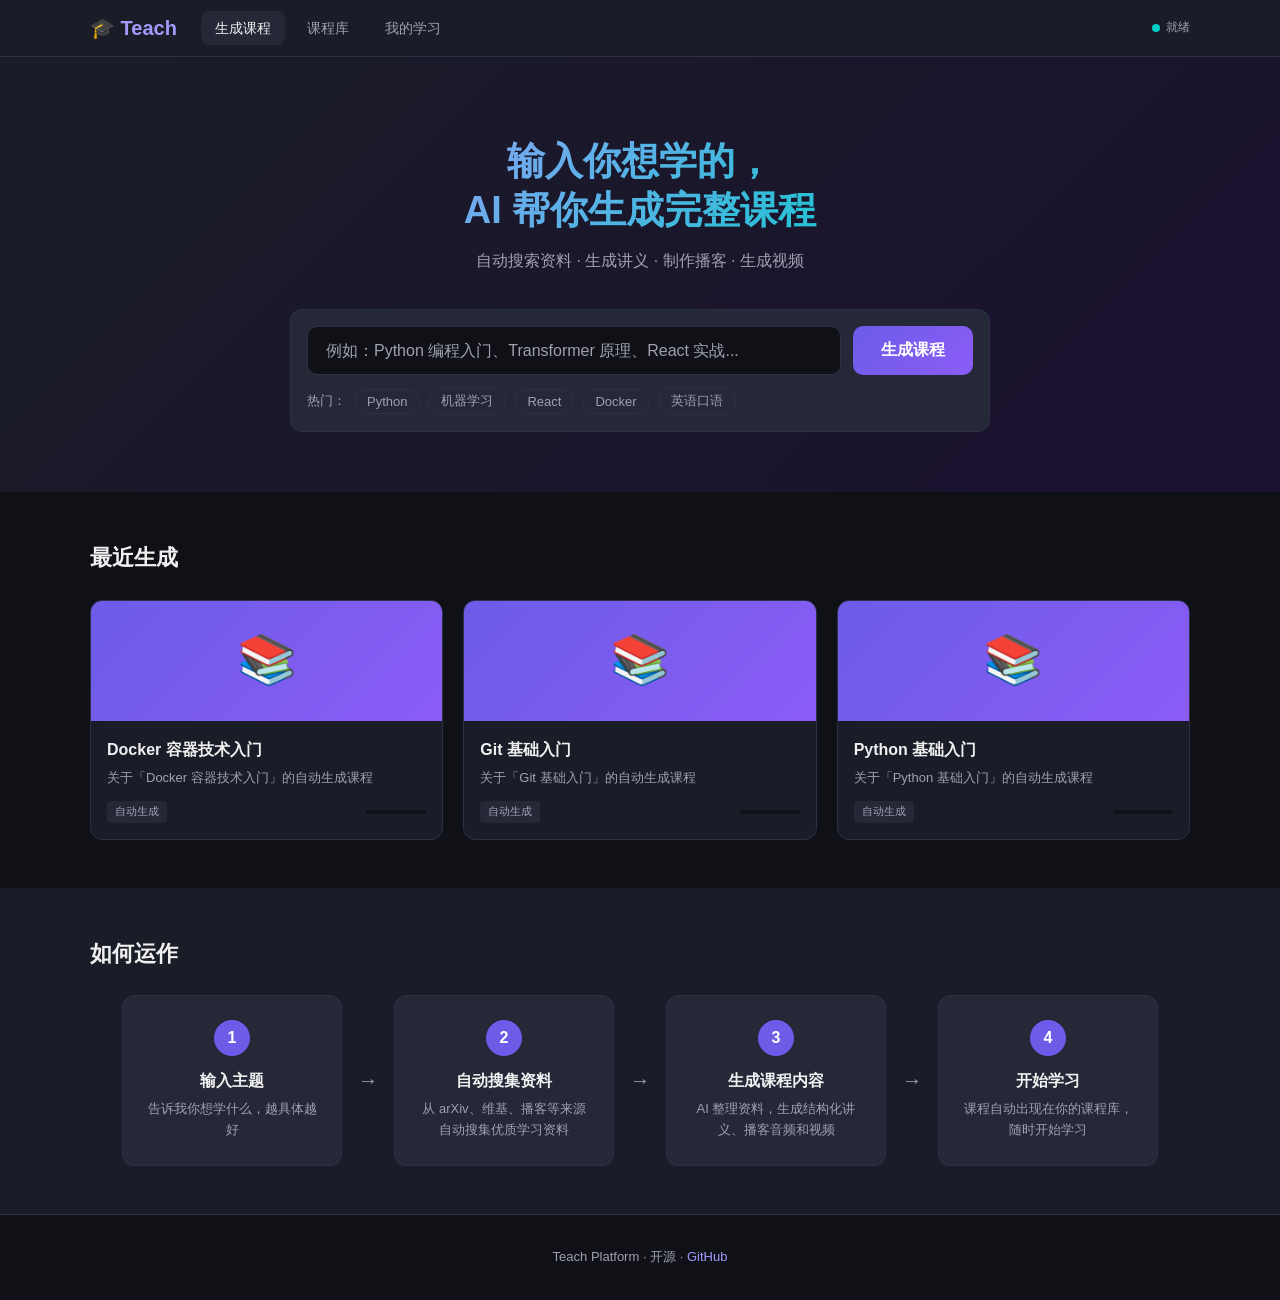
<file: teach-web/index.html>
<!DOCTYPE html>
<html lang="zh-CN">
<head>
  <meta charset="UTF-8" />
  <meta name="viewport" content="width=device-width, initial-scale=1.0" />
  <title>Teach - AI 自动生成课程</title>
  <link rel="stylesheet" href="assets/styles.css" />
</head>
<body>

  <!-- 主导航 -->
  <nav class="top-nav">
    <div class="nav-inner">
      <a href="index.html" class="nav-logo">🎓 Teach</a>
      <div class="nav-links">
        <a href="index.html" class="nav-link active">生成课程</a>
        <a href="library.html" class="nav-link">课程库</a>
        <a href="report.html" class="nav-link">我的学习</a>
      </div>
      <div class="nav-status" id="navStatus">
        <span class="status-dot"></span>
        <span>就绪</span>
      </div>
    </div>
  </nav>

  <!-- Hero：输入区 -->
  <section class="hero-generate">
    <div class="hero-inner">
      <h1 class="hero-title">输入你想学的，<br/>AI 帮你生成完整课程</h1>
      <p class="hero-subtitle">自动搜索资料 · 生成讲义 · 制作播客 · 生成视频</p>

      <div class="input-area">
        <div class="input-row">
          <input
            type="text"
            id="topicInput"
            class="topic-input"
            placeholder="例如：Python 编程入门、Transformer 原理、React 实战..."
            autocomplete="off"
          />
          <button class="btn-generate" id="generateBtn" onclick="startGenerate()">
            <span class="btn-text">生成课程</span>
            <span class="btn-loading" style="display:none;">生成中…</span>
          </button>
        </div>
        <div class="input-hints">
          <span class="hint-label">热门：</span>
          <button class="hint-tag" onclick="setTopic('Python 编程入门')">Python</button>
          <button class="hint-tag" onclick="setTopic('机器学习基础')">机器学习</button>
          <button class="hint-tag" onclick="setTopic('React 前端开发')">React</button>
          <button class="hint-tag" onclick="setTopic('Docker 容器入门')">Docker</button>
          <button class="hint-tag" onclick="setTopic('英语口语速成')">英语口语</button>
        </div>
      </div>

      <!-- 生成进度 -->
      <div class="progress-area" id="progressArea" style="display:none;">
        <div class="progress-steps" id="progressSteps"></div>
        <div class="progress-bar-outer">
          <div class="progress-bar-inner" id="progressBar"></div>
        </div>
        <p class="progress-log" id="progressLog"></p>
      </div>
    </div>
  </section>

  <!-- 最近生成的课程 -->
  <section class="section-courses">
    <div class="section-inner">
      <h2 class="section-title">最近生成</h2>
      <div class="course-grid" id="recentCourses">
        <div class="empty-state" id="emptyState">
          <div class="empty-icon">🎯</div>
          <p>还没有生成的课程</p>
          <p class="empty-sub">在上方输入你想学的内容，点击「生成课程」</p>
        </div>
      </div>
    </div>
  </section>

  <!-- 如何运作 -->
  <section class="section-how">
    <div class="section-inner">
      <h2 class="section-title">如何运作</h2>
      <div class="how-steps">
        <div class="how-step">
          <div class="how-step-num">1</div>
          <h3>输入主题</h3>
          <p>告诉我你想学什么，越具体越好</p>
        </div>
        <div class="how-step-arrow">→</div>
        <div class="how-step">
          <div class="how-step-num">2</div>
          <h3>自动搜集资料</h3>
          <p>从 arXiv、维基、播客等来源自动搜集优质学习资料</p>
        </div>
        <div class="how-step-arrow">→</div>
        <div class="how-step">
          <div class="how-step-num">3</div>
          <h3>生成课程内容</h3>
          <p>AI 整理资料，生成结构化讲义、播客音频和视频</p>
        </div>
        <div class="how-step-arrow">→</div>
        <div class="how-step">
          <div class="how-step-num">4</div>
          <h3>开始学习</h3>
          <p>课程自动出现在你的课程库，随时开始学习</p>
        </div>
      </div>
    </div>
  </section>

  <footer class="site-footer">
    <p>Teach Platform · 开源 · <a href="https://github.com/normanwang929/teach" target="_blank">GitHub</a></p>
  </footer>

  <script src="assets/app-generate.js"></script>
</body>
</html>
</file>
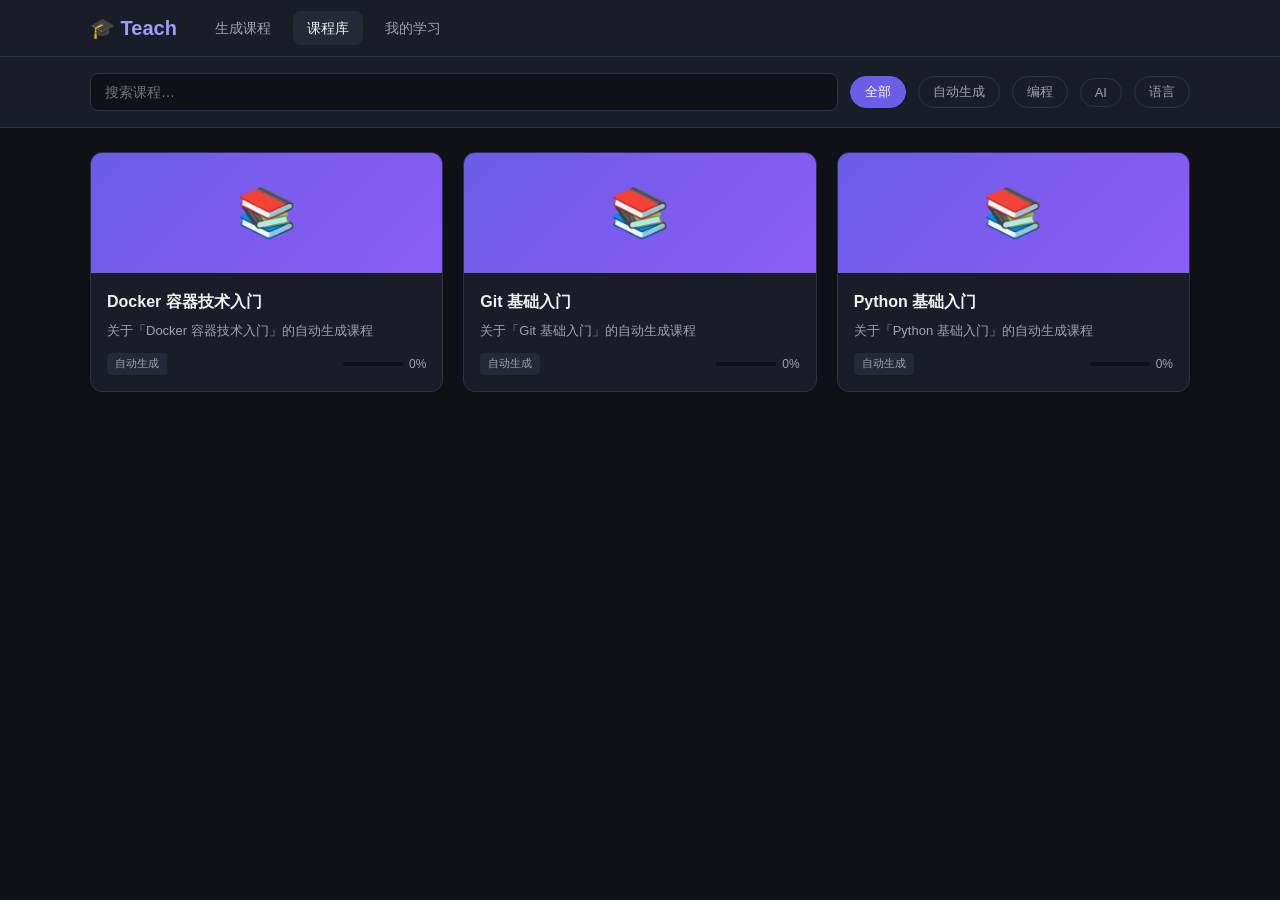
<file: teach-web/library.html>
<!DOCTYPE html>
<html lang="zh-CN">
<head>
  <meta charset="UTF-8" />
  <meta name="viewport" content="width=device-width, initial-scale=1.0" />
  <title>课程库 - Teach</title>
  <link rel="stylesheet" href="assets/styles.css" />
</head>
<body>

  <!-- 主导航 -->
  <nav class="top-nav">
    <div class="nav-inner">
      <a href="index.html" class="nav-logo">🎓 Teach</a>
      <div class="nav-links">
        <a href="index.html" class="nav-link">生成课程</a>
        <a href="library.html" class="nav-link active">课程库</a>
        <a href="report.html" class="nav-link">我的学习</a>
      </div>
    </div>
  </nav>

  <!-- 筛选栏 -->
  <div class="filter-bar">
    <div class="filter-inner">
      <input
        type="text"
        class="filter-search"
        id="searchInput"
        placeholder="搜索课程…"
        oninput="filterCourses()"
      />
      <button class="filter-tag active" onclick="filterByTag('all', this)">全部</button>
      <button class="filter-tag" onclick="filterByTag('自动生成', this)">自动生成</button>
      <button class="filter-tag" onclick="filterByTag('编程', this)">编程</button>
      <button class="filter-tag" onclick="filterByTag('AI', this)">AI</button>
      <button class="filter-tag" onclick="filterByTag('语言', this)">语言</button>
    </div>
  </div>

  <!-- 课程网格 -->
  <section class="section-courses" style="padding-top: 24px;">
    <div class="section-inner">
      <div class="course-grid" id="courseGrid">
        <div class="empty-state" id="emptyState">
          <div class="empty-icon">🎯</div>
          <p>还没有课程</p>
          <p class="empty-sub"><a href="index.html">去生成你的第一门课程</a></p>
        </div>
      </div>
    </div>
  </section>

  <script>
    let allCourses = [];

    document.addEventListener('DOMContentLoaded', loadCourses);

    async function loadCourses() {
      try {
        const resp = await fetch(`data/courses.json?t=${Date.now()}`);
        if (!resp.ok) return;
        const data = await resp.json();
        allCourses = data.courses || [];
        renderCourses(allCourses);
      } catch (e) {
        console.log('暂无课程数据');
      }
    }

    function renderCourses(courses) {
      const grid = document.getElementById('courseGrid');
      if (!courses.length) {
        document.getElementById('emptyState')?.classList.remove('hidden');
        return;
      }
      document.getElementById('emptyState')?.classList.add('hidden');

      let html = '';
      courses.forEach(c => {
        const progress = c.progress || 0;
        const tags = (c.tags || []).slice(0, 2).map(t => `<span class="tag">${t}</span>`).join('');
        html += `
          <div class="course-card" onclick="openCourse('${c.id}')">
            <div class="course-card-header">${c.icon || '📚'}</div>
            <div class="course-card-body">
              <div class="course-card-title">${c.title}</div>
              <div class="course-card-desc">${c.description || ''}</div>
              <div class="course-card-meta">
                <div class="course-card-tags">${tags}</div>
                <div style="display:flex;align-items:center;gap:6px;">
                  <div class="progress-mini">
                    <div class="progress-mini-inner" style="width:${progress}%"></div>
                  </div>
                  <span style="font-size:12px;color:var(--text2);">${progress}%</span>
                </div>
              </div>
            </div>
          </div>`;
      });
      grid.innerHTML = html;
    }

    function filterCourses() {
      const term = document.getElementById('searchInput').value.trim().toLowerCase();
      const filtered = allCourses.filter(c =>
        c.title.toLowerCase().includes(term) ||
        (c.description || '').toLowerCase().includes(term)
      );
      renderCourses(filtered);
    }

    function filterByTag(tag, btn) {
      document.querySelectorAll('.filter-tag').forEach(b => b.classList.remove('active'));
      btn.classList.add('active');
      if (tag === 'all') {
        renderCourses(allCourses);
      } else {
        const filtered = allCourses.filter(c => (c.tags || []).includes(tag));
        renderCourses(filtered);
      }
    }

    function openCourse(id) {
      // 优先打开课程详情页，否则打开讲义 Markdown
      const course = allCourses.find(c => c.id === id);
      if (course && course.path) {
        location.href = `lesson.html?course=${id}`;
      } else {
        location.href = `index.html`;
      }
    }
  </script>
</body>
</html>
</file>
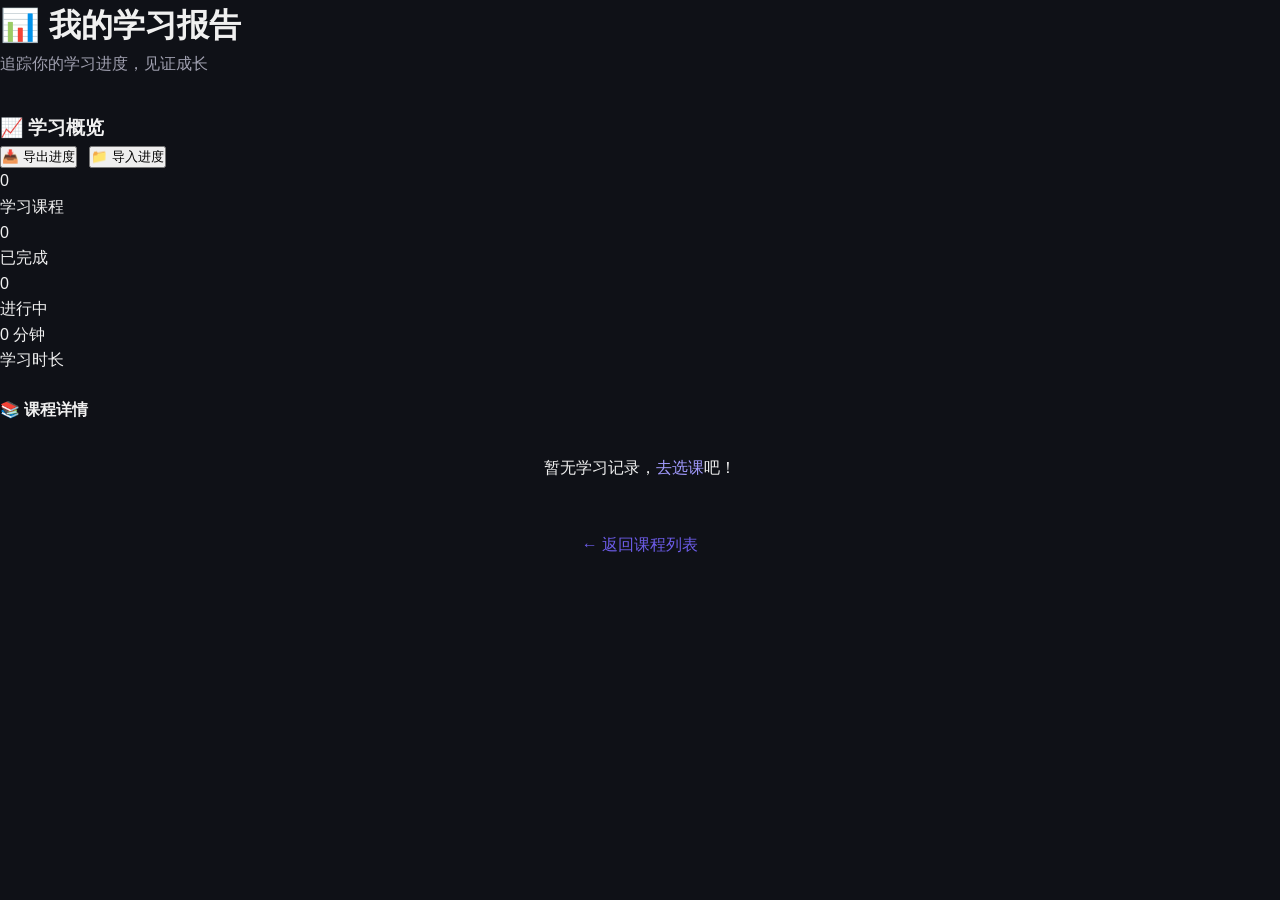
<file: teach-web/report.html>
<!DOCTYPE html>
<html lang="zh-CN">
<head>
  <meta charset="UTF-8">
  <meta name="viewport" content="width=device-width, initial-scale=1.0">
  <title>学习报告 — Teach Platform</title>
  <link rel="stylesheet" href="assets/styles.css">
</head>
<body>

  <!-- Hero -->
  <div class="hero">
    <h1>📊 我的学习报告</h1>
    <p class="hero-subtitle">追踪你的学习进度，见证成长</p>
  </div>

  <!-- 报告内容 -->
  <div class="main-container">
    <div class="learning-report" id="report-container">
      <div class="report-header">
        <h3>📈 学习概览</h3>
        <button class="btn-export-progress" onclick="exportProgress()">📥 导出进度</button>
        <button class="btn-export-progress" onclick="document.getElementById('import-file').click()" style="margin-left:8px">📁 导入进度</button>
        <input type="file" id="import-file" accept=".json" style="display:none" onchange="importProgressFile(event)">
      </div>

      <div class="report-stats" id="report-stats">
        <!-- JS 注入 -->
      </div>

      <h4 style="margin:24px 0 12px; color:var(--text)">📚 课程详情</h4>
      <div class="report-courses" id="report-courses">
        <!-- JS 注入 -->
      </div>
    </div>

    <div style="text-align:center; margin-top:32px">
      <a href="index.html" style="color:var(--accent); text-decoration:none">← 返回课程列表</a>
    </div>
  </div>

  <script src="assets/teach-progress.js"></script>
  <script>
    function renderReport() {
      const report = window.TeachProgress.generateReport();
      const statsEl = document.getElementById('report-stats');
      const coursesEl = document.getElementById('report-courses');

      // 统计卡片
      statsEl.innerHTML = `
        <div class="report-stat">
          <div class="report-stat-value">${report.totalCourses}</div>
          <div class="report-stat-label">学习课程</div>
        </div>
        <div class="report-stat">
          <div class="report-stat-value">${report.completedCourses}</div>
          <div class="report-stat-label">已完成</div>
        </div>
        <div class="report-stat">
          <div class="report-stat-value">${report.inProgressCourses}</div>
          <div class="report-stat-label">进行中</div>
        </div>
        <div class="report-stat">
          <div class="report-stat-value">${report.totalTimeSpentStr}</div>
          <div class="report-stat-label">学习时长</div>
        </div>
      `;

      // 课程列表
      if (report.courses.length === 0) {
        coursesEl.innerHTML = '<p style="color:var(--text-light); text-align:center; padding:20px">暂无学习记录，<a href="index.html">去选课</a>吧！</p>';
        return;
      }

      coursesEl.innerHTML = report.courses.map(c => {
        const updated = c.lastAccess ? new Date(c.lastAccess).toLocaleDateString('zh-CN') : '-';
        return `
          <div class="report-course-item">
            <div>
              <div class="report-course-name">${c.title || c.courseId}</div>
              <div style="font-size:12px; color:var(--text-light)">最后访问: ${updated}</div>
            </div>
            <div class="report-course-progress">
              <div style="display:flex; align-items:center; gap:8px">
                <div style="width:80px; height:6px; background:var(--border); border-radius:3px; overflow:hidden">
                  <div style="width:${c.percent}%; height:100%; background:var(--accent); border-radius:3px"></div>
                </div>
                <span style="font-size:13px; color:var(--text-light)">${c.percent}%</span>
              </div>
            </div>
          </div>`;
      }).join('');
    }

    function exportProgress() {
      window.TeachProgress.exportProgress();
    }

    function importProgressFile(event) {
      const file = event.target.files[0];
      if (!file) return;
      window.TeachProgress.importProgress(file, true).then(() => {
        alert('✅ 进度导入成功！');
        renderReport();
      }).catch(err => {
        alert('❌ 导入失败: ' + err.message);
      });
    }

    // 初始化
    document.addEventListener('DOMContentLoaded', renderReport);
  </script>
</body>
</html>
</file>
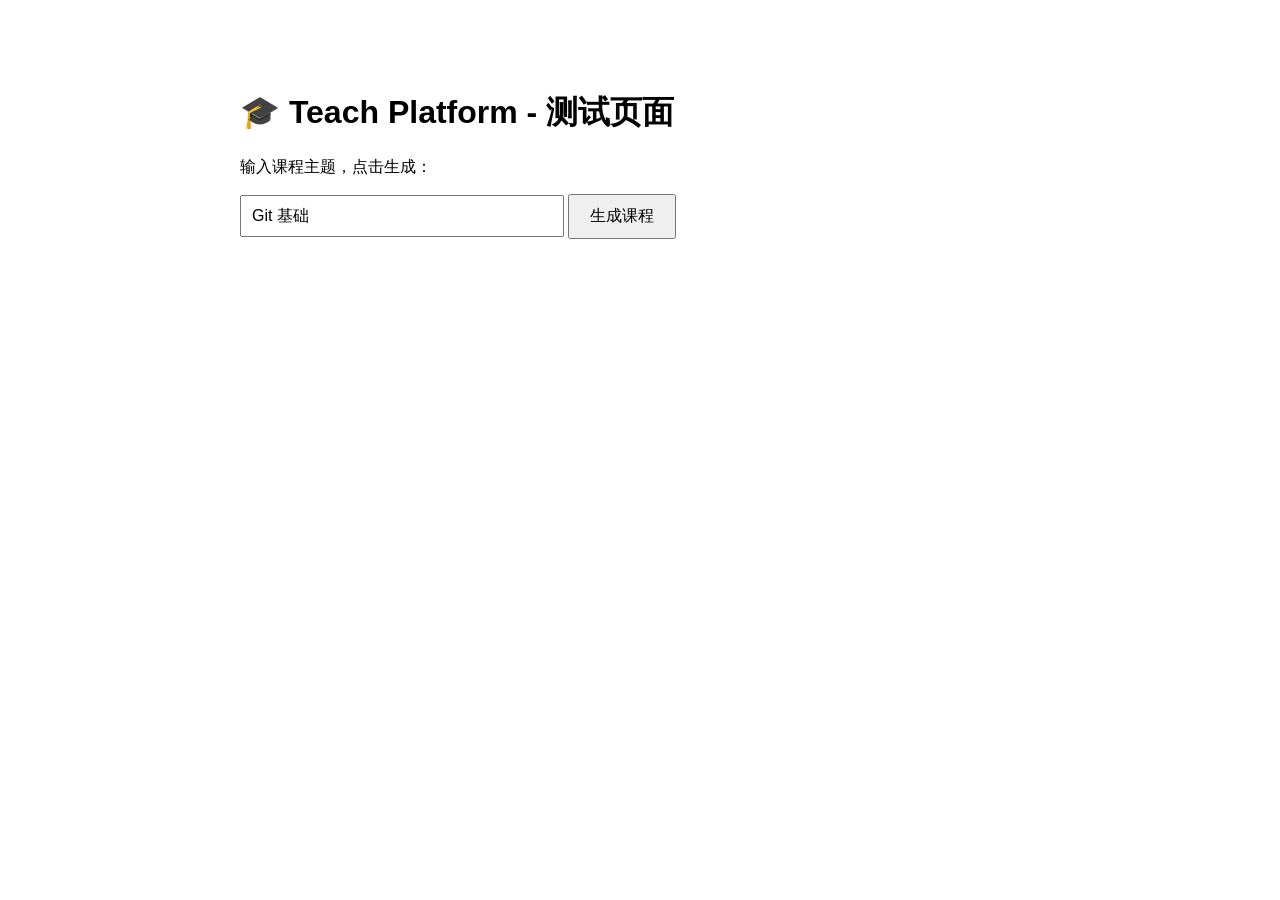
<file: teach-web/test.html>
<!DOCTYPE html>
<html lang="zh-CN">
<head>
  <meta charset="UTF-8">
  <title>Teach - 测试页面</title>
  <style>
    body { font-family: sans-serif; max-width: 800px; margin: 50px auto; padding: 20px; }
    input { width: 300px; padding: 10px; font-size: 16px; }
    button { padding: 10px 20px; font-size: 16px; cursor: pointer; }
    #status { margin-top: 20px; padding: 10px; background: #f0f0f0; }
    .progress { background: #ddd; height: 20px; margin: 10px 0; }
    .progress-bar { background: #4CAF50; height: 100%; width: 0%; transition: width 0.3s; }
  </style>
</head>
<body>
  <h1>🎓 Teach Platform - 测试页面</h1>
  <p>输入课程主题，点击生成：</p>
  <input type="text" id="topic" placeholder="例如：Git 基础入门" value="Git 基础">
  <button onclick="generate()">生成课程</button>
  
  <div id="status" style="display:none;">
    <h3>生成进度</h3>
    <div class="progress">
      <div class="progress-bar" id="progressBar"></div>
    </div>
    <p id="message">准备中...</p>
    <pre id="log"></pre>
  </div>

  <script>
    let taskId = null;
    let pollTimer = null;

    function generate() {
      const topic = document.getElementById('topic').value.trim();
      if (!topic) { alert('请输入课程主题'); return; }
      
      document.getElementById('status').style.display = 'block';
      document.getElementById('message').textContent = '正在提交...';
      document.getElementById('log').textContent = '';
      
      fetch('http://localhost:5000/api/generate', {
        method: 'POST',
        headers: { 'Content-Type': 'application/json' },
        body: JSON.stringify({ topic: topic })
      })
      .then(resp => resp.json())
      .then(data => {
        if (data.error) {
          document.getElementById('message').textContent = '错误: ' + data.error;
          return;
        }
        taskId = data.task_id;
        document.getElementById('message').textContent = '任务已提交，ID: ' + taskId;
        pollStatus();
      })
      .catch(err => {
        document.getElementById('message').textContent = '提交失败: ' + err.message;
        document.getElementById('log').textContent = '请确保 API 服务器已启动（运行 python api_server.py）';
      });
    }

    function pollStatus() {
      if (!taskId) return;
      
      fetch(`http://localhost:5000/api/status/${taskId}`)
        .then(resp => resp.json())
        .then(data => {
          document.getElementById('message').textContent = data.message || '处理中...';
          document.getElementById('progressBar').style.width = (data.progress || 0) + '%';
          
          if (data.status === 'done') {
            document.getElementById('message').innerHTML = '✅ 生成完成！<br><a href="library.html">查看课程库</a>';
            clearInterval(pollTimer);
          } else if (data.status === 'error') {
            document.getElementById('message').textContent = '❌ 错误: ' + data.message;
            clearInterval(pollTimer);
          } else {
            // 继续轮询
            setTimeout(pollStatus, 3000);
          }
        })
        .catch(err => {
          console.error('轮询错误:', err);
        });
    }
  </script>
</body>
</html>
</file>
<file: teach-web/assets/styles.css>
/* Teach Platform - styles.css */
/* 全局 */
:root {
  --bg: #0f1117;
  --bg2: #1a1d27;
  --bg3: #242837;
  --accent: #6c5ce7;
  --accent2: #a29bfe;
  --green: #00cec9;
  --text: #f0f0f0;
  --text2: #a0a0b0;
  --border: #2d3148;
  --radius: 12px;
  --shadow: 0 4px 24px rgba(0,0,0,0.4);
}

* { box-sizing: border-box; margin: 0; padding: 0; }

body {
  font-family: -apple-system, BlinkMacSystemFont, 'Segoe UI', sans-serif;
  background: var(--bg);
  color: var(--text);
  line-height: 1.6;
  min-height: 100vh;
}

a { color: var(--accent2); text-decoration: none; }
a:hover { text-decoration: underline; }

/* ── 顶部导航 ─────────────────────────────── */
.top-nav {
  background: var(--bg2);
  border-bottom: 1px solid var(--border);
  padding: 0 24px;
  position: sticky;
  top: 0;
  z-index: 100;
}
.nav-inner {
  max-width: 1100px;
  margin: 0 auto;
  display: flex;
  align-items: center;
  height: 56px;
  gap: 24px;
}
.nav-logo {
  font-size: 20px;
  font-weight: 700;
  color: var(--accent2) !important;
}
.nav-links { display: flex; gap: 8px; flex: 1; }
.nav-link {
  padding: 6px 14px;
  border-radius: 8px;
  color: var(--text2) !important;
  font-size: 14px;
  transition: background 0.2s;
}
.nav-link:hover, .nav-link.active {
  background: var(--bg3);
  color: var(--text) !important;
  text-decoration: none;
}
.nav-status {
  display: flex;
  align-items: center;
  gap: 6px;
  font-size: 12px;
  color: var(--text2);
}
.status-dot {
  width: 8px; height: 8px;
  border-radius: 50%;
  background: var(--green);
}

/* ── Hero：输入区 ─────────────────────────── */
.hero-generate {
  background: linear-gradient(135deg, var(--bg2) 0%, #1a1030 100%);
  padding: 80px 24px 60px;
  text-align: center;
}
.hero-inner { max-width: 700px; margin: 0 auto; }
.hero-title {
  font-size: 38px;
  font-weight: 800;
  line-height: 1.3;
  margin-bottom: 12px;
  background: linear-gradient(135deg, var(--accent2), var(--green));
  -webkit-background-clip: text;
  -webkit-text-fill-color: transparent;
}
.hero-subtitle {
  color: var(--text2);
  font-size: 16px;
  margin-bottom: 36px;
}

/* 输入区 */
.input-area {
  background: var(--bg3);
  border: 1px solid var(--border);
  border-radius: var(--radius);
  padding: 16px;
}
.input-row {
  display: flex;
  gap: 12px;
}
.topic-input {
  flex: 1;
  padding: 14px 18px;
  border-radius: 10px;
  border: 1px solid var(--border);
  background: var(--bg);
  color: var(--text);
  font-size: 16px;
  outline: none;
  transition: border-color 0.2s;
}
.topic-input:focus { border-color: var(--accent); }
.topic-input::placeholder { color: var(--text2); }

.btn-generate {
  padding: 14px 28px;
  border-radius: 10px;
  border: none;
  background: linear-gradient(135deg, var(--accent), #8b5cf6);
  color: white;
  font-size: 16px;
  font-weight: 600;
  cursor: pointer;
  white-space: nowrap;
  transition: opacity 0.2s;
}
.btn-generate:hover { opacity: 0.9; }
.btn-generate:disabled { opacity: 0.5; cursor: not-allowed; }

.input-hints {
  margin-top: 12px;
  display: flex;
  align-items: center;
  gap: 8px;
  flex-wrap: wrap;
}
.hint-label { color: var(--text2); font-size: 13px; }
.hint-tag {
  padding: 4px 12px;
  border-radius: 20px;
  border: 1px solid var(--border);
  background: transparent;
  color: var(--text2);
  font-size: 13px;
  cursor: pointer;
  transition: all 0.2s;
}
.hint-tag:hover {
  border-color: var(--accent);
  color: var(--accent2);
}

/* 进度区 */
.progress-area {
  margin-top: 24px;
  text-align: left;
}
.progress-steps {
  display: flex;
  flex-direction: column;
  gap: 10px;
  margin-bottom: 16px;
}
.progress-step {
  display: flex;
  align-items: center;
  gap: 10px;
  font-size: 14px;
  color: var(--text2);
}
.progress-step.active { color: var(--text); }
.progress-step.done { color: var(--green); }
.step-icon {
  width: 22px; height: 22px;
  border-radius: 50%;
  display: flex;
  align-items: center;
  justify-content: center;
  font-size: 12px;
  flex-shrink: 0;
}
.progress-step.todo .step-icon {
  background: var(--bg);
  border: 1px solid var(--border);
  color: var(--text2);
}
.progress-step.active .step-icon {
  background: var(--accent);
  color: white;
  animation: pulse 1.5s infinite;
}
.progress-step.done .step-icon {
  background: var(--green);
  color: white;
}
@keyframes pulse {
  0%, 100% { box-shadow: 0 0 0 0 rgba(108,92,231,0.5); }
  50% { box-shadow: 0 0 0 8px rgba(108,92,231,0); }
}

.progress-bar-outer {
  height: 6px;
  background: var(--bg);
  border-radius: 3px;
  overflow: hidden;
}
.progress-bar-inner {
  height: 100%;
  background: linear-gradient(90deg, var(--accent), var(--green));
  border-radius: 3px;
  width: 0%;
  transition: width 0.5s ease;
}
.progress-log {
  margin-top: 8px;
  font-size: 12px;
  color: var(--text2);
}

/* ── 最近生成 ──────────────────────────────── */
.section-courses {
  padding: 48px 24px;
}
.section-inner { max-width: 1100px; margin: 0 auto; }
.section-title {
  font-size: 22px;
  font-weight: 700;
  margin-bottom: 24px;
}

.course-grid {
  display: grid;
  grid-template-columns: repeat(auto-fill, minmax(280px, 1fr));
  gap: 20px;
}
.course-card {
  background: var(--bg2);
  border: 1px solid var(--border);
  border-radius: var(--radius);
  overflow: hidden;
  transition: transform 0.2s, box-shadow 0.2s;
  cursor: pointer;
}
.course-card:hover {
  transform: translateY(-4px);
  box-shadow: var(--shadow);
}
.course-card-header {
  height: 120px;
  background: linear-gradient(135deg, var(--accent), #8b5cf6);
  display: flex;
  align-items: center;
  justify-content: center;
  font-size: 48px;
}
.course-card-body { padding: 16px; }
.course-card-title {
  font-size: 16px;
  font-weight: 600;
  margin-bottom: 6px;
}
.course-card-desc {
  font-size: 13px;
  color: var(--text2);
  margin-bottom: 12px;
  display: -webkit-box;
  -webkit-line-clamp: 2;
  -webkit-box-orient: vertical;
  overflow: hidden;
}
.course-card-meta {
  display: flex;
  justify-content: space-between;
  align-items: center;
  font-size: 12px;
  color: var(--text2);
}
.course-card-tags { display: flex; gap: 6px; }
.tag {
  padding: 2px 8px;
  border-radius: 4px;
  background: var(--bg3);
  font-size: 11px;
}
.progress-mini {
  width: 60px;
  height: 4px;
  background: var(--bg);
  border-radius: 2px;
  overflow: hidden;
}
.progress-mini-inner {
  height: 100%;
  background: var(--green);
  border-radius: 2px;
}

.empty-state {
  grid-column: 1 / -1;
  text-align: center;
  padding: 60px 20px;
  color: var(--text2);
}
.empty-icon { font-size: 48px; margin-bottom: 12px; }
.empty-sub { font-size: 13px; margin-top: 6px; }

/* ── 如何运作 ──────────────────────────────── */
.section-how {
  padding: 48px 24px;
  background: var(--bg2);
}
.how-steps {
  display: flex;
  align-items: center;
  gap: 16px;
  flex-wrap: wrap;
  justify-content: center;
}
.how-step {
  background: var(--bg3);
  border: 1px solid var(--border);
  border-radius: var(--radius);
  padding: 24px;
  flex: 1;
  min-width: 180px;
  max-width: 220px;
  text-align: center;
}
.how-step-num {
  width: 36px; height: 36px;
  border-radius: 50%;
  background: var(--accent);
  color: white;
  display: inline-flex;
  align-items: center;
  justify-content: center;
  font-weight: 700;
  margin-bottom: 12px;
}
.how-step h3 { font-size: 16px; margin-bottom: 6px; }
.how-step p { font-size: 13px; color: var(--text2); }
.how-step-arrow {
  color: var(--text2);
  font-size: 20px;
}

/* ── Footer ─────────────────────────────────── */
.site-footer {
  text-align: center;
  padding: 32px;
  color: var(--text2);
  font-size: 13px;
  border-top: 1px solid var(--border);
}

/* ── 课程库页面 ────────────────────────────── */
.filter-bar {
  padding: 16px 24px;
  background: var(--bg2);
  border-bottom: 1px solid var(--border);
}
.filter-inner {
  max-width: 1100px;
  margin: 0 auto;
  display: flex;
  gap: 12px;
  align-items: center;
  flex-wrap: wrap;
}
.filter-search {
  flex: 1;
  min-width: 200px;
  padding: 10px 14px;
  border-radius: 8px;
  border: 1px solid var(--border);
  background: var(--bg);
  color: var(--text);
  font-size: 14px;
}
.filter-tag {
  padding: 6px 14px;
  border-radius: 20px;
  border: 1px solid var(--border);
  background: transparent;
  color: var(--text2);
  font-size: 13px;
  cursor: pointer;
}
.filter-tag.active {
  background: var(--accent);
  color: white;
  border-color: var(--accent);
}

/* ── 课程详情页 ────────────────────────────── */
.course-detail { padding: 32px 24px; }
.detail-inner { max-width: 800px; margin: 0 auto; }
.detail-header { margin-bottom: 32px; }
.detail-title { font-size: 28px; font-weight: 800; margin-bottom: 8px; }
.detail-meta { display: flex; gap: 16px; color: var(--text2); font-size: 14px; }
.detail-actions {
  display: flex;
  gap: 12px;
  margin-top: 20px;
  flex-wrap: wrap;
}
.btn-action {
  padding: 10px 20px;
  border-radius: 8px;
  border: 1px solid var(--border);
  background: var(--bg2);
  color: var(--text);
  font-size: 14px;
  cursor: pointer;
  transition: background 0.2s;
}
.btn-action:hover { background: var(--bg3); }
.btn-action.primary {
  background: var(--accent);
  border-color: var(--accent);
}

.detail-section { margin-bottom: 32px; }
.detail-section h2 {
  font-size: 20px;
  font-weight: 700;
  margin-bottom: 16px;
  padding-bottom: 8px;
  border-bottom: 1px solid var(--border);
}
.outline-list { list-style: none; }
.outline-list li {
  padding: 10px 16px;
  border-radius: 8px;
  margin-bottom: 6px;
  background: var(--bg2);
  cursor: pointer;
  transition: background 0.2s;
}
.outline-list li:hover { background: var(--bg3); }
.outline-list .lesson-num {
  color: var(--accent2);
  font-weight: 600;
  margin-right: 8px;
}

.resource-card {
  display: flex;
  align-items: center;
  gap: 12px;
  padding: 12px 16px;
  border-radius: 8px;
  background: var(--bg2);
  margin-bottom: 8px;
  transition: background 0.2s;
}
.resource-card:hover { background: var(--bg3); }
.resource-icon { font-size: 24px; }
.resource-info { flex: 1; }
.resource-title { font-size: 14px; font-weight: 500; }
.resource-src { font-size: 12px; color: var(--text2); }
.resource-score {
  padding: 2px 8px;
  border-radius: 4px;
  background: var(--accent);
  font-size: 12px;
  color: white;
}

/* ── 测验 ──────────────────────────────────── */
.quiz-container { max-width: 700px; margin: 0 auto; }
.quiz-question {
  background: var(--bg2);
  border: 1px solid var(--border);
  border-radius: var(--radius);
  padding: 24px;
  margin-bottom: 20px;
}
.quiz-q-title { font-size: 18px; font-weight: 600; margin-bottom: 16px; }
.quiz-options { list-style: none; }
.quiz-option {
  padding: 12px 16px;
  border-radius: 8px;
  border: 1px solid var(--border);
  margin-bottom: 8px;
  cursor: pointer;
  transition: all 0.2s;
}
.quiz-option:hover { border-color: var(--accent); }
.quiz-option.selected {
  border-color: var(--accent);
  background: rgba(108,92,231,0.1);
}
.quiz-option.correct {
  border-color: var(--green);
  background: rgba(0,206,201,0.1);
}
.quiz-option.wrong {
  border-color: #ff6b6b;
  background: rgba(255,107,107,0.1);
}
.quiz-feedback {
  margin-top: 12px;
  padding: 12px;
  border-radius: 8px;
  font-size: 14px;
}
.quiz-feedback.correct {
  background: rgba(0,206,201,0.1);
  color: var(--green);
}
.quiz-feedback.wrong {
  background: rgba(255,107,107,0.1);
  color: #ff6b6b;
}
.quiz-result {
  text-align: center;
  padding: 32px;
  background: var(--bg2);
  border-radius: var(--radius);
}

/* ── 响应式 ────────────────────────────────── */
@media (max-width: 768px) {
  .hero-generate { padding: 48px 16px 36px; }
  .hero-title { font-size: 26px; }
  .input-row { flex-direction: column; }
  .how-steps { flex-direction: column; }
  .how-step { max-width: 100%; }
  .how-step-arrow { transform: rotate(90deg); }
  .nav-links { display: none; }
}

/* ── 课程详情页 ────────────────────────────────────────────────────────────────── */
.learning-progress-bar {
  position: fixed; top: 0; left: 0; width: 100%; height: 3px; z-index: 1001; background: var(--border);
}
.learning-progress-bar .progress-fill {
  height: 100%; background: var(--accent2); transition: width 0.3s;
}
.lesson-cover {
  padding: 60px 24px 40px; color: white; text-align: center;
  background: linear-gradient(135deg, #667eea, #764ba2);
}
.lesson-cover-inner { max-width: 800px; margin: 0 auto; }
.lesson-icon { font-size: 64px; margin-bottom: 16px; }
.lesson-title { font-size: 32px; font-weight: 700; margin-bottom: 12px; }
.lesson-meta { display: flex; gap: 16px; justify-content: center; flex-wrap: wrap; opacity: 0.9; margin-bottom: 20px; }
.progress-badge {
  background: rgba(255,255,255,0.2); padding: 2px 8px; border-radius: 12px; font-size: 12px;
}
.lesson-actions-top { display: flex; gap: 8px; justify-content: center; flex-wrap: wrap; }
.lesson-main { max-width: 900px; margin: 0 auto; padding: 24px; }
.lesson-article { line-height: 1.8; font-size: 16px; }
.lesson-article h1 { font-size: 28px; margin: 32px 0 16px; padding-bottom: 8px; border-bottom: 2px solid var(--border); }
.lesson-article h2 { font-size: 24px; margin: 28px 0 14px; color: var(--accent2); }
.lesson-article h3 { font-size: 20px; margin: 24px 0 12px; color: var(--accent1); }
.lesson-article p { margin: 12px 0; }
.lesson-article code {
  background: var(--bg2); padding: 2px 6px; border-radius: 4px; font-size: 14px; color: #e06c75;
}
.lesson-article pre {
  background: #1e1e1e; color: #d4d4d4; padding: 16px; border-radius: 8px; overflow-x: auto; margin: 16px 0;
}
.lesson-article pre code { background: none; color: inherit; padding: 0; }
.lesson-article ul, .lesson-article ol { padding-left: 24px; margin: 12px 0; }
.lesson-article li { margin: 6px 0; }
.lesson-article blockquote {
  border-left: 4px solid var(--accent2); padding: 12px 16px; margin: 16px 0; background: var(--bg2); border-radius: 0 8px 8px 0;
}
.markdown-body strong { color: var(--accent2); }
.lesson-nav {
  display: flex; gap: 12px; padding: 32px 0; margin-top: 40px; border-top: 1px solid var(--border); align-items: center;
}
.btn-nav {
  padding: 8px 16px; border-radius: 8px; border: 1px solid var(--border); background: var(--bg); color: var(--text); cursor: pointer; font-size: 14px; transition: all 0.2s;
}
.btn-nav:hover { border-color: var(--accent2); color: var(--accent2); }
.btn-nav.primary { background: var(--accent2); color: white; border-color: var(--accent2); }

/* ── 侧边栏大纲 ────────────────────────────────────────────────────────────────── */
.lesson-sidebar {
  position: fixed; top: 0; left: -320px; width: 300px; height: 100vh; z-index: 1002;
  background: var(--bg); border-right: 1px solid var(--border); transition: left 0.3s; overflow-y: auto; box-shadow: 2px 0 8px rgba(0,0,0,0.1);
}
.lesson-sidebar.open { left: 0; }
.sidebar-overlay {
  position: fixed; top: 0; left: 0; width: 100%; height: 100%; background: rgba(0,0,0,0.5); z-index: 1001; display: none;
}
.sidebar-overlay.open { display: block; }
.sidebar-header {
  padding: 16px; font-weight: 600; border-bottom: 1px solid var(--border); display: flex; justify-content: space-between; align-items: center;
}
.sidebar-content { padding: 8px; }
.outline-item {
  padding: 8px 12px; border-radius: 6px; cursor: pointer; display: flex; align-items: center; gap: 8px; transition: background 0.2s;
}
.outline-item:hover { background: var(--bg2); }
.outline-item.chapter { font-weight: 600; color: var(--accent2); }
.outline-item.lesson { padding-left: 28px; font-weight: 400; color: var(--text); }
.outline-num { background: var(--accent2); color: white; width: 24px; height: 24px; border-radius: 50%; display: flex; align-items: center; justify-content: center; font-size: 12px; flex-shrink: 0; }
.outline-dot { color: var(--text2); }

/* ── 音频播放器 ────────────────────────────────────────────────────────────────── */
.audio-player-bar {
  position: fixed; bottom: 0; left: 0; width: 100%; height: 56px; z-index: 1000;
  background: var(--bg); border-top: 1px solid var(--border); display: flex; align-items: center; padding: 0 16px; gap: 12px; box-shadow: 0 -2px 8px rgba(0,0,0,0.1);
}
.audio-btn {
  width: 40px; height: 40px; border-radius: 50%; border: none; background: var(--accent2); color: white; cursor: pointer; font-size: 16px; display: flex; align-items: center; justify-content: center;
}
.audio-info { flex: 1; }
.audio-title { font-size: 14px; font-weight: 500; }
.audio-progress { height: 4px; background: var(--border); border-radius: 2px; margin-top: 4px; cursor: pointer; }
.audio-progress-fill { height: 100%; background: var(--accent2); border-radius: 2px; width: 0%; transition: width 0.3s; }

/* ── 视频弹窗 ──────────────────────────────────────────────────────────────────── */
.video-modal {
  position: fixed; top: 0; left: 0; width: 100%; height: 100%; background: rgba(0,0,0,0.95); z-index: 2000; display: flex; align-items: center; justify-content: center; padding: 24px;
}
.video-modal-inner { position: relative; max-width: 90vw; }
.video-modal-inner .btn-close {
  position: absolute; top: -40px; right: 0; background: none; border: none; color: white; font-size: 24px; cursor: pointer;
}

/* ── 测验弹窗 ──────────────────────────────────────────────────────────────────── */
.quiz-modal {
  position: fixed; top: 0; left: 0; width: 100%; height: 100%; background: rgba(0,0,0,0.8); z-index: 2000; display: flex; align-items: center; justify-content: center; padding: 24px;
}
.quiz-modal-inner {
  background: var(--bg); border-radius: 12px; max-width: 700px; width: 100%; max-height: 85vh; overflow-y: auto; padding: 24px; position: relative;
}
.quiz-modal-inner .btn-close {
  position: absolute; top: 12px; right: 12px; background: none; border: none; font-size: 20px; cursor: pointer; color: var(--text2);
}
.quiz-header { margin-bottom: 20px; }
.quiz-question { margin-bottom: 24px; padding-bottom: 16px; border-bottom: 1px solid var(--border); }
.quiz-q-text { font-weight: 600; margin-bottom: 12px; }
.quiz-options { display: flex; flex-direction: column; gap: 8px; }
.quiz-option {
  display: flex; align-items: center; gap: 8px; padding: 10px 12px; border: 1px solid var(--border); border-radius: 8px; cursor: pointer; transition: all 0.2s;
}
.quiz-option:hover { border-color: var(--accent2); background: var(--bg2); }
.quiz-option input { accent-color: var(--accent2); }
.quiz-feedback { margin-top: 8px; padding: 8px 12px; border-radius: 6px; font-size: 14px; }
.quiz-footer { display: flex; align-items: center; gap: 16px; margin-top: 20px; }

/* ── 加载动画 ──────────────────────────────────────────────────────────────────── */
.lesson-loading { text-align: center; padding: 80px 24px; color: var(--text2); }
.spinner {
  width: 40px; height: 40px; border: 4px solid var(--border); border-top-color: var(--accent2); border-radius: 50%; animation: spin 0.8s linear infinite; margin: 0 auto 16px;
}
@keyframes spin { to { transform: rotate(360deg); } }

@media (max-width: 768px) {
  .lesson-title { font-size: 24px; }
  .lesson-cover { padding: 40px 16px 30px; }
  .lesson-main { padding: 16px; }
  .lesson-sidebar { width: 280px; left: -300px; }
  .audio-player-bar { height: 50px; }
  .btn-action.small { display: inline-flex; }
}

/* ── 视频资源推荐卡片 ── */
.video-recommend {
  margin-top: 40px;
  padding-top: 32px;
  border-top: 1px solid var(--border);
}
.video-section-title {
  font-size: 22px;
  color: var(--text);
  margin-bottom: 4px;
}
.video-section-desc {
  font-size: 14px;
  color: var(--text-dim);
  margin-bottom: 20px;
}
.video-card {
  display: flex;
  gap: 14px;
  padding: 14px 16px;
  background: var(--bg-card);
  border: 1px solid var(--border);
  border-radius: 10px;
  margin-bottom: 10px;
  text-decoration: none;
  transition: border-color 0.2s, transform 0.2s;
}
.video-card:hover {
  border-color: var(--primary);
  transform: translateX(4px);
}
.video-card-icon {
  font-size: 28px;
  flex-shrink: 0;
  width: 40px;
  height: 40px;
  display: flex;
  align-items: center;
  justify-content: center;
  background: var(--bg-subtle);
  border-radius: 8px;
}
.video-card-body { flex: 1; min-width: 0; }
.video-card-title {
  font-size: 15px;
  font-weight: 600;
  color: var(--text);
  margin-bottom: 4px;
  line-height: 1.4;
}
.video-card-meta {
  display: flex;
  gap: 10px;
  font-size: 12px;
  margin-bottom: 4px;
}
.video-platform {
  color: var(--primary);
  font-weight: 500;
}
.video-duration {
  color: var(--text-dim);
}
.video-card-note {
  font-size: 13px;
  color: var(--text-dim);
  line-height: 1.4;
}
.video-empty {
  padding: 30px;
  text-align: center;
  color: var(--text-dim);
  font-size: 14px;
}
</file>
